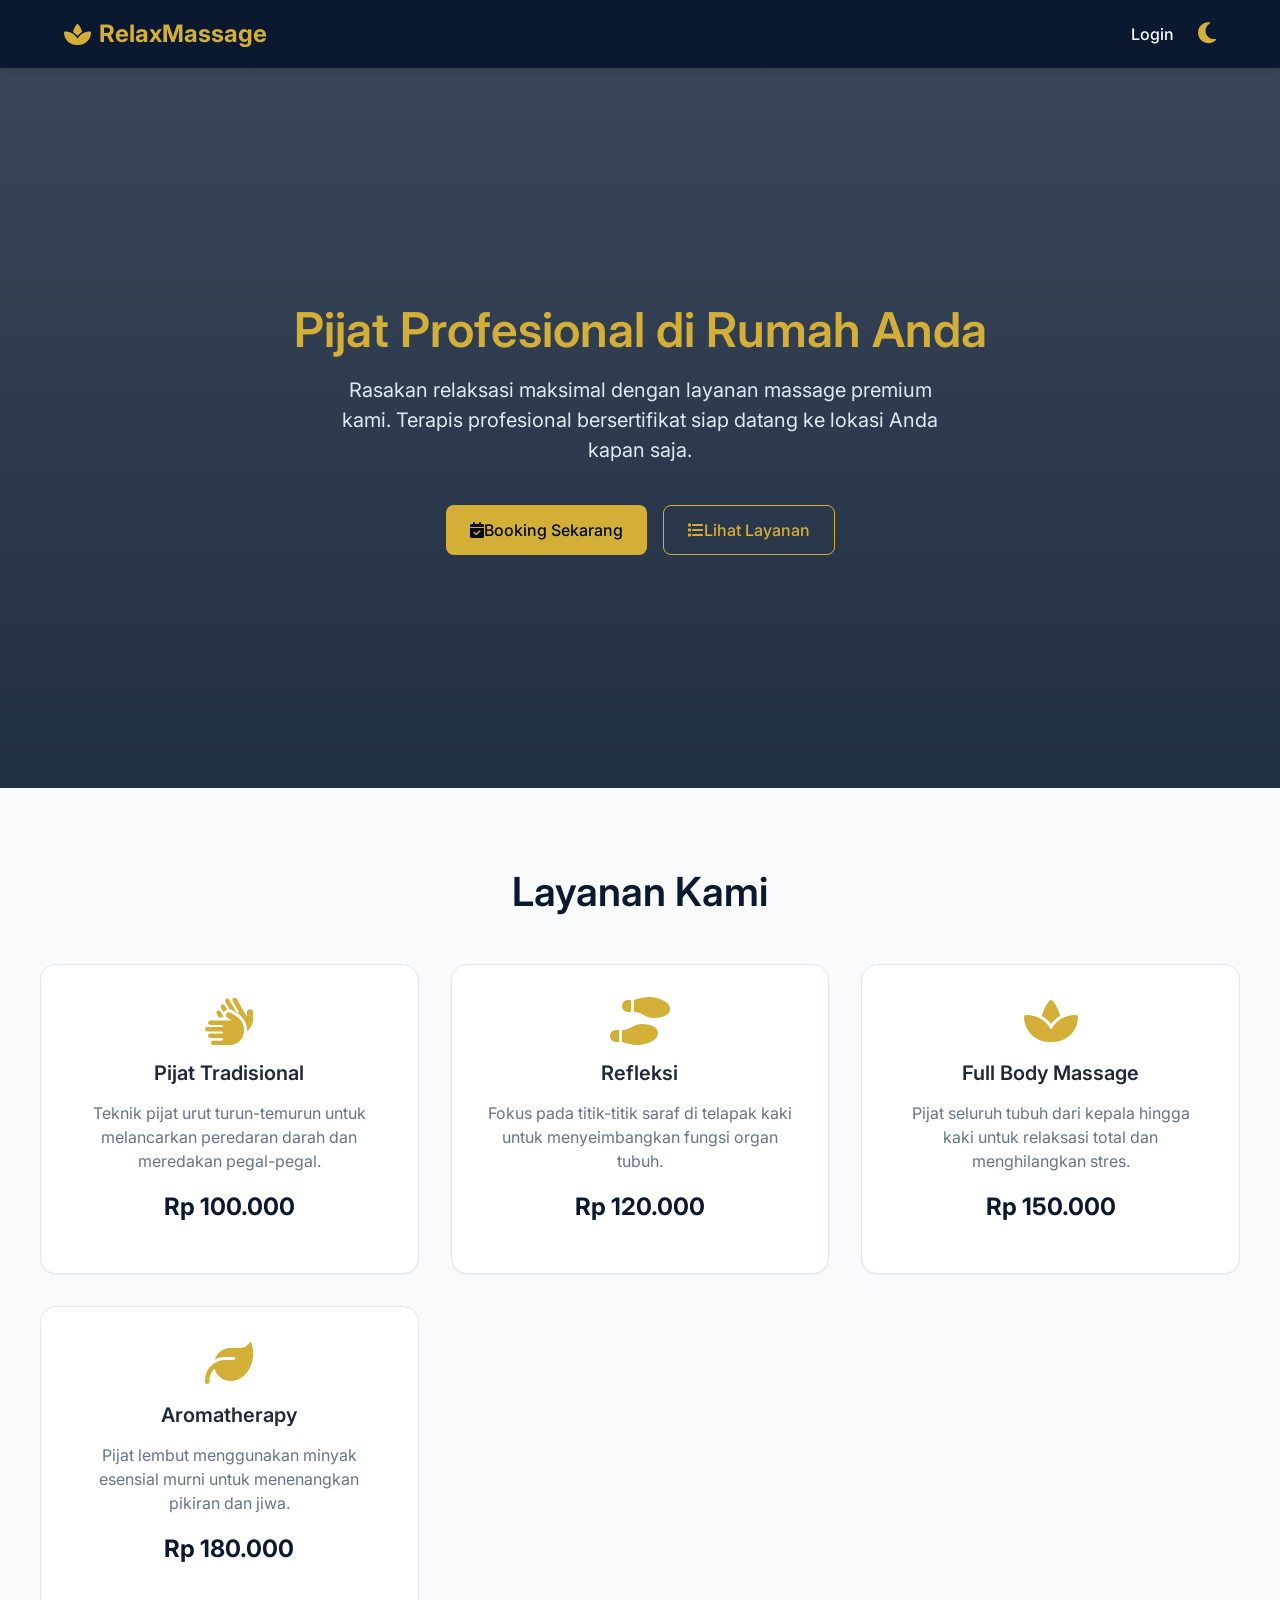
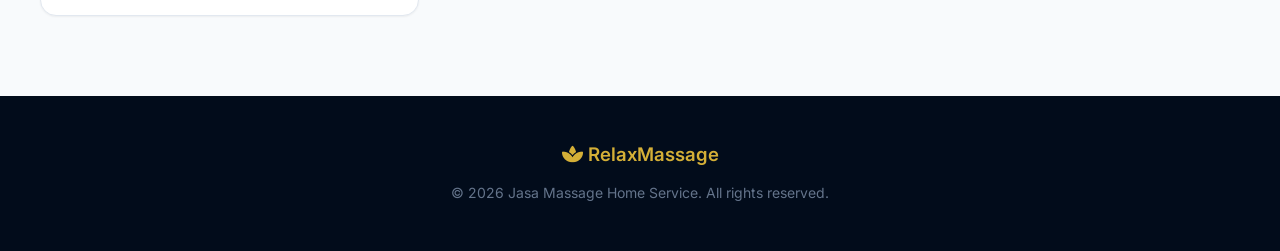
<file: index.html>
<!DOCTYPE html>
<html lang="id">
<head>
    <meta charset="UTF-8">
    <meta name="viewport" content="width=device-width, initial-scale=1.0">
    <title>Jasa Massage - Premium Home Service</title>
    <link rel="manifest" href="./manifest.json">
    <meta name="theme-color" content="#b8860b">
    <link rel="apple-touch-icon" href="https://via.placeholder.com/192/b8860b/ffffff.png?text=M">
    <link rel="stylesheet" href="css/style.css">
    <link rel="stylesheet" href="css/components.css">
    <!-- FontAwesome for icons -->
    <link rel="stylesheet" href="https://cdnjs.cloudflare.com/ajax/libs/font-awesome/6.4.0/css/all.min.css">
    <style>
        .hero {
            background: linear-gradient(rgba(10, 25, 47, 0.8), rgba(10, 25, 47, 0.9)), url('https://images.unsplash.com/photo-1544161515-4ab6ce6db874?ixlib=rb-4.0.3&auto=format&fit=crop&w=1920&q=80') center/cover;
            color: white;
            padding: 6rem 0;
            text-align: center;
            min-height: 80vh;
            display: flex;
            align-items: center;
        }
        .hero-title {
            font-size: 3rem;
            color: var(--color-accent);
            margin-bottom: 1rem;
        }
        .hero-subtitle {
            font-size: 1.25rem;
            margin-bottom: 2.5rem;
            color: #e2e8f0;
            max-width: 600px;
            margin-left: auto;
            margin-right: auto;
        }
        .hero-buttons {
            display: flex;
            gap: 1rem;
            justify-content: center;
            flex-wrap: wrap;
        }
        
        .services-section {
            padding: 5rem 0;
        }
        .section-title {
            text-align: center;
            font-size: 2.5rem;
            margin-bottom: 3rem;
            color: var(--color-primary);
        }
        [data-theme="dark"] .section-title {
            color: var(--color-accent);
        }
        
        .services-grid {
            display: grid;
            grid-template-columns: repeat(auto-fit, minmax(280px, 1fr));
            gap: 2rem;
        }
        .service-card {
            text-align: center;
            padding: 2rem;
        }
        .service-icon {
            font-size: 3rem;
            color: var(--color-accent);
            margin-bottom: 1rem;
        }
        .service-price {
            font-size: 1.5rem;
            font-weight: 700;
            color: var(--color-primary);
            margin: 1rem 0;
        }
        [data-theme="dark"] .service-price {
            color: var(--color-accent);
        }
        
        footer {
            background-color: var(--color-primary-dark);
            color: white;
            padding: 3rem 0;
            text-align: center;
            margin-top: auto;
        }
        
        /* Theme Toggle */
        .theme-toggle {
            background: none;
            border: none;
            color: var(--color-accent);
            font-size: 1.5rem;
            cursor: pointer;
        }
    </style>
</head>
<body>

    <!-- Navbar -->
    <nav class="navbar">
        <div class="container">
            <a href="index.html" class="navbar-brand">
                <i class="fa-solid fa-spa brand-icon"></i> <span class="brand-text">RelaxMassage</span>
            </a>
            <div class="navbar-nav">
                <a href="login.html" class="nav-link">Login</a>
                <button class="theme-toggle" id="themeToggle">
                    <i class="fa-solid fa-moon"></i>
                </button>
            </div>
        </div>
    </nav>

    <!-- Hero Section -->
    <section class="hero fade-in">
        <div class="container">
            <h1 class="hero-title">Pijat Profesional di Rumah Anda</h1>
            <p class="hero-subtitle">Rasakan relaksasi maksimal dengan layanan massage premium kami. Terapis profesional bersertifikat siap datang ke lokasi Anda kapan saja.</p>
            <div class="hero-buttons">
                <a href="register.html" class="btn btn-primary"><i class="fa-solid fa-calendar-check mr-2"></i> Booking Sekarang</a>
                <a href="#services" class="btn btn-outline"><i class="fa-solid fa-list mr-2"></i> Lihat Layanan</a>
            </div>
        </div>
    </section>

    <!-- Services Section -->
    <section id="services" class="services-section container">
        <h2 class="section-title">Layanan Kami</h2>
        <div class="services-grid">
            <!-- Service 1 -->
            <div class="card service-card">
                <i class="fa-solid fa-hands service-icon"></i>
                <h3 class="card-title">Pijat Tradisional</h3>
                <p class="text-muted">Teknik pijat urut turun-temurun untuk melancarkan peredaran darah dan meredakan pegal-pegal.</p>
                <div class="service-price">Rp 100.000</div>
            </div>
            
            <!-- Service 2 -->
            <div class="card service-card">
                <i class="fa-solid fa-shoe-prints service-icon"></i>
                <h3 class="card-title">Refleksi</h3>
                <p class="text-muted">Fokus pada titik-titik saraf di telapak kaki untuk menyeimbangkan fungsi organ tubuh.</p>
                <div class="service-price">Rp 120.000</div>
            </div>

            <!-- Service 3 -->
            <div class="card service-card">
                <i class="fa-solid fa-spa service-icon"></i>
                <h3 class="card-title">Full Body Massage</h3>
                <p class="text-muted">Pijat seluruh tubuh dari kepala hingga kaki untuk relaksasi total dan menghilangkan stres.</p>
                <div class="service-price">Rp 150.000</div>
            </div>

            <!-- Service 4 -->
            <div class="card service-card">
                <i class="fa-solid fa-leaf service-icon"></i>
                <h3 class="card-title">Aromatherapy</h3>
                <p class="text-muted">Pijat lembut menggunakan minyak esensial murni untuk menenangkan pikiran dan jiwa.</p>
                <div class="service-price">Rp 180.000</div>
            </div>
        </div>
    </section>

    <!-- Footer -->
    <footer>
        <div class="container">
            <h3 class="text-accent mb-4"><i class="fa-solid fa-spa brand-icon"></i> <span class="brand-text">RelaxMassage</span></h3>
            <p class="text-sm text-muted">&copy; 2026 <span class="brand-text">Jasa Massage</span> Home Service. All rights reserved.</p>
        </div>
    </footer>

    <script>
        // Dark Mode Toggle
        const themeToggle = document.getElementById('themeToggle');
        const body = document.documentElement;
        
        // Cek local storage
        const savedTheme = localStorage.getItem('theme');
        if (savedTheme) {
            body.setAttribute('data-theme', savedTheme);
            updateIcon(savedTheme);
        }

        themeToggle.addEventListener('click', () => {
            const currentTheme = body.getAttribute('data-theme');
            const newTheme = currentTheme === 'dark' ? 'light' : 'dark';
            body.setAttribute('data-theme', newTheme);
            localStorage.setItem('theme', newTheme);
            updateIcon(newTheme);
        });

        function updateIcon(theme) {
            if (theme === 'dark') {
                themeToggle.innerHTML = '<i class="fa-solid fa-sun"></i>';
            } else {
                themeToggle.innerHTML = '<i class="fa-solid fa-moon"></i>';
            }
        }
    </script>
</body>
</html>
</file>
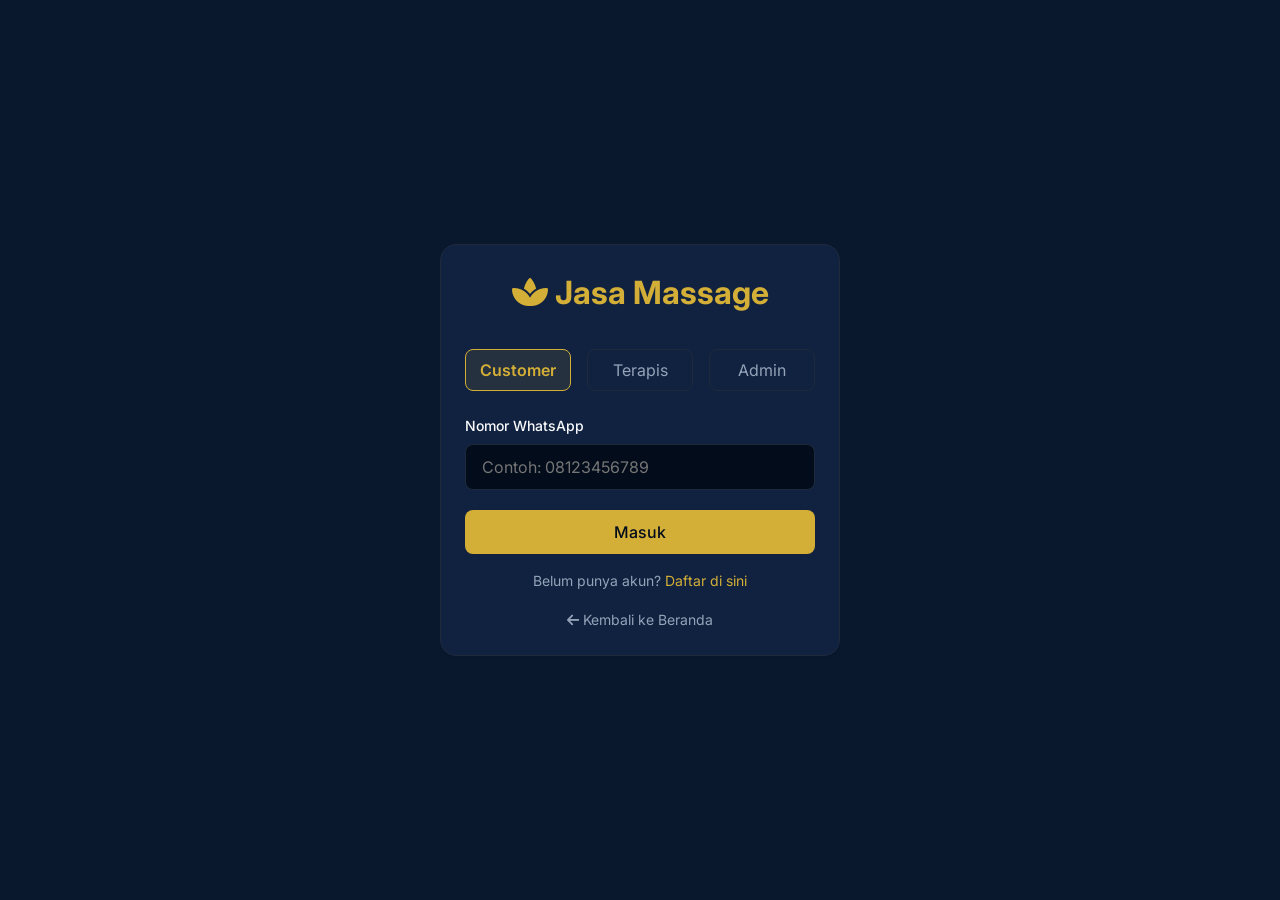
<file: login.html>
<!DOCTYPE html>
<html lang="id">
<head>
    <meta charset="UTF-8">
    <meta name="viewport" content="width=device-width, initial-scale=1.0">
    <title>Login - Jasa Massage</title>
    <link rel="manifest" href="./manifest.json">
    <meta name="theme-color" content="#b8860b">
    <link rel="stylesheet" href="css/style.css">
    <link rel="stylesheet" href="css/components.css">
    <link rel="stylesheet" href="https://cdnjs.cloudflare.com/ajax/libs/font-awesome/6.4.0/css/all.min.css">
    <style>
        .auth-container {
            min-height: 100vh;
            display: flex;
            align-items: center;
            justify-content: center;
            padding: 2rem;
            background: linear-gradient(rgba(10, 25, 47, 0.9), rgba(10, 25, 47, 0.9)), url('https://images.unsplash.com/photo-1544161515-4ab6ce6db874?ixlib=rb-4.0.3&auto=format&fit=crop&w=1920&q=80') center/cover;
        }
        .auth-card {
            width: 100%;
            max-width: 400px;
        }
        .auth-logo {
            text-align: center;
            font-size: 2rem;
            color: var(--color-accent);
            margin-bottom: 2rem;
            font-weight: 700;
        }
        .role-selector {
            display: flex;
            gap: 1rem;
            margin-bottom: 1.5rem;
        }
        .role-btn {
            flex: 1;
            padding: 0.5rem;
            text-align: center;
            border: 1px solid var(--border-color);
            border-radius: var(--border-radius-md);
            cursor: pointer;
            color: var(--text-muted);
            transition: all 0.3s ease;
        }
        .role-btn.active {
            background-color: var(--color-accent-light);
            border-color: var(--color-accent);
            color: var(--color-accent);
            font-weight: 600;
        }
        #errorMsg {
            color: var(--status-danger);
            font-size: 0.875rem;
            margin-top: 1rem;
            text-align: center;
            display: none;
        }
    </style>
</head>
<body data-theme="dark">

    <div class="auth-container fade-in">
        <div class="card auth-card">
            <div class="auth-logo">
                <i class="fa-solid fa-spa brand-icon"></i> <span class="brand-text">Login</span>
            </div>
            
            <div class="role-selector">
                <div class="role-btn active" data-role="customer">Customer</div>
                <div class="role-btn" data-role="therapist">Terapis</div>
                <div class="role-btn" data-role="admin">Admin</div>
            </div>

            <form id="loginForm">
                <div class="form-group">
                    <label class="form-label">Nomor WhatsApp</label>
                    <input type="text" id="no_wa" class="form-control" placeholder="Contoh: 08123456789" required>
                </div>
                
                <button type="submit" class="btn btn-primary btn-block" id="loginBtn">Masuk</button>
                <div id="errorMsg">Nomor WhatsApp tidak terdaftar.</div>
            </form>

            <div class="text-center mt-4">
                <p class="text-sm text-muted">Belum punya akun? <a href="register.html" class="text-accent">Daftar di sini</a></p>
                <div class="mt-4"><a href="index.html" class="text-sm text-muted"><i class="fa-solid fa-arrow-left"></i> Kembali ke Beranda</a></div>
            </div>
        </div>
    </div>

    <script>
        const roleBtns = document.querySelectorAll('.role-btn');
        let currentRole = 'customer';

        roleBtns.forEach(btn => {
            btn.addEventListener('click', () => {
                roleBtns.forEach(b => b.classList.remove('active'));
                btn.classList.add('active');
                currentRole = btn.getAttribute('data-role');
            });
        });

        document.getElementById('loginForm').addEventListener('submit', function(e) {
            e.dispatchEvent(new Event('submitEvent')); // to let external js hook
        });
    </script>
    <script src="js/api.js"></script>
    <script src="js/auth.js"></script>
</body>
</html>
</file>
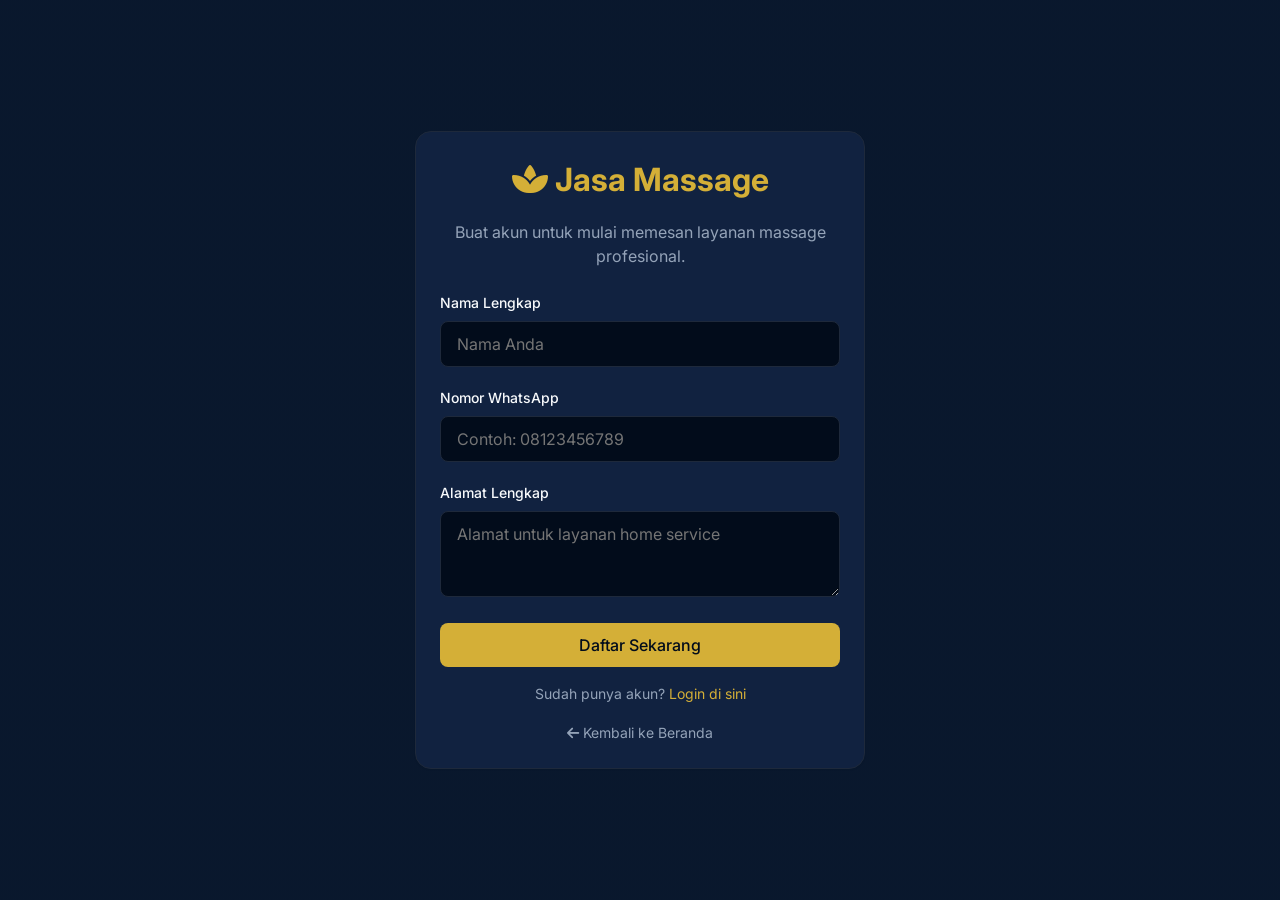
<file: register.html>
<!DOCTYPE html>
<html lang="id">
<head>
    <meta charset="UTF-8">
    <meta name="viewport" content="width=device-width, initial-scale=1.0">
    <title>Registrasi - Jasa Massage</title>
    <link rel="manifest" href="./manifest.json">
    <meta name="theme-color" content="#b8860b">
    <link rel="stylesheet" href="css/style.css">
    <link rel="stylesheet" href="css/components.css">
    <link rel="stylesheet" href="https://cdnjs.cloudflare.com/ajax/libs/font-awesome/6.4.0/css/all.min.css">
    <style>
        .auth-container {
            min-height: 100vh;
            display: flex;
            align-items: center;
            justify-content: center;
            padding: 2rem;
            background: linear-gradient(rgba(10, 25, 47, 0.9), rgba(10, 25, 47, 0.9)), url('https://images.unsplash.com/photo-1544161515-4ab6ce6db874?ixlib=rb-4.0.3&auto=format&fit=crop&w=1920&q=80') center/cover;
        }
        .auth-card {
            width: 100%;
            max-width: 450px;
        }
        .auth-logo {
            text-align: center;
            font-size: 2rem;
            color: var(--color-accent);
            margin-bottom: 1rem;
            font-weight: 700;
        }
        #errorMsg, #successMsg {
            font-size: 0.875rem;
            margin-top: 1rem;
            text-align: center;
            display: none;
            padding: 0.5rem;
            border-radius: var(--border-radius-sm);
        }
        #errorMsg {
            color: var(--status-danger);
            background-color: rgba(239, 68, 68, 0.1);
        }
        #successMsg {
            color: var(--status-success);
            background-color: rgba(16, 185, 129, 0.1);
        }
    </style>
</head>
<body data-theme="dark">

    <div class="auth-container fade-in">
        <div class="card auth-card">
            <div class="auth-logo">
                <i class="fa-solid fa-spa brand-icon"></i> <span class="brand-text">Registrasi</span>
            </div>
            <p class="text-center text-muted mb-6">Buat akun untuk mulai memesan layanan massage profesional.</p>

            <form id="registerForm">
                <div class="form-group">
                    <label class="form-label">Nama Lengkap</label>
                    <input type="text" id="reg_nama" class="form-control" placeholder="Nama Anda" required>
                </div>
                
                <div class="form-group">
                    <label class="form-label">Nomor WhatsApp</label>
                    <input type="text" id="reg_no_wa" class="form-control" placeholder="Contoh: 08123456789" required>
                </div>

                <div class="form-group">
                    <label class="form-label">Alamat Lengkap</label>
                    <textarea id="reg_alamat" class="form-control" rows="3" placeholder="Alamat untuk layanan home service" required></textarea>
                </div>
                
                <button type="submit" class="btn btn-primary btn-block" id="registerBtn">Daftar Sekarang</button>
                <div id="errorMsg">Gagal melakukan registrasi.</div>
                <div id="successMsg">Registrasi berhasil! Mengalihkan ke login...</div>
            </form>

            <div class="text-center mt-4">
                <p class="text-sm text-muted">Sudah punya akun? <a href="login.html" class="text-accent">Login di sini</a></p>
                <div class="mt-4"><a href="index.html" class="text-sm text-muted"><i class="fa-solid fa-arrow-left"></i> Kembali ke Beranda</a></div>
            </div>
        </div>
    </div>

    <script src="js/api.js?v=2"></script>
    <script src="js/auth.js?v=2"></script>
</body>
</html>
</file>
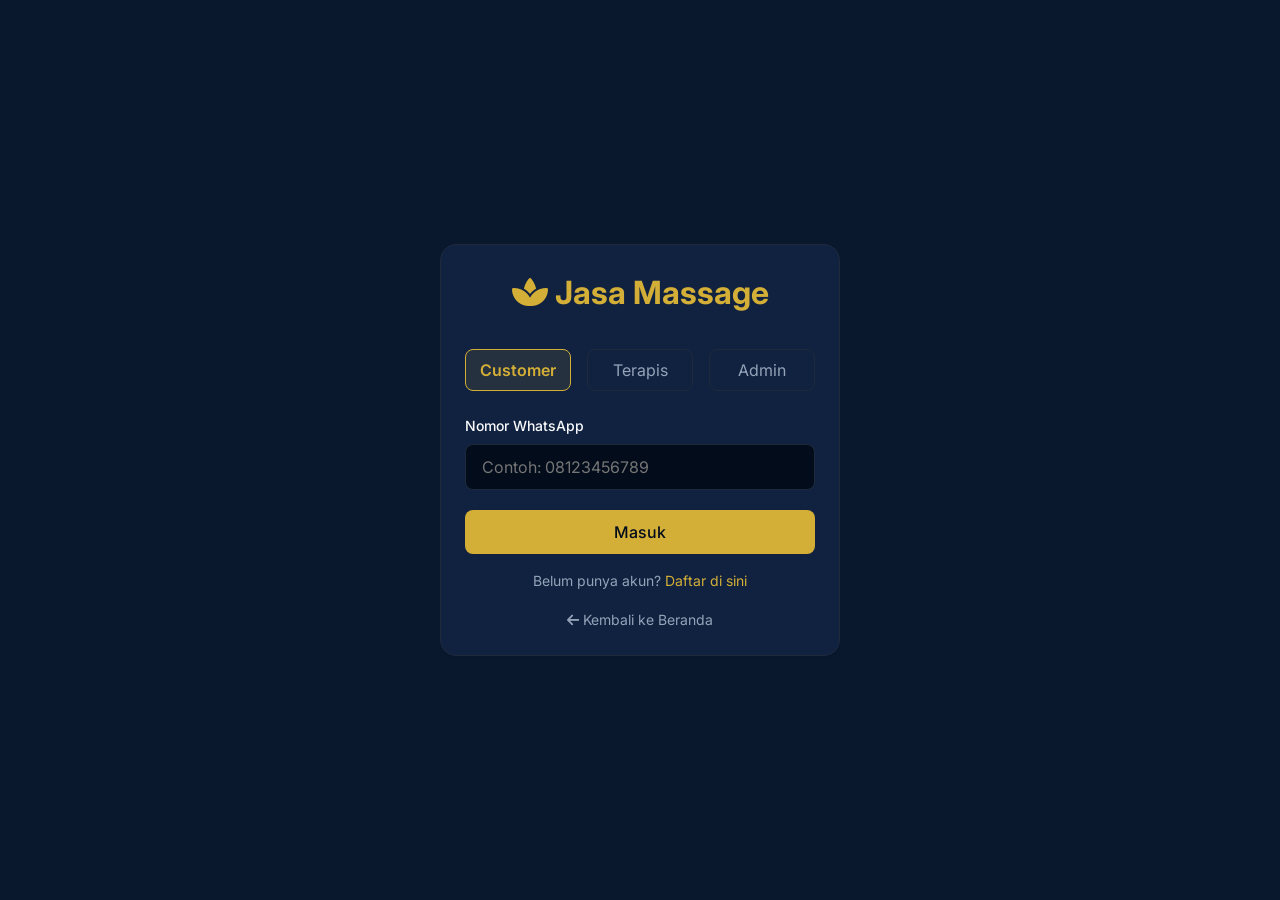
<file: admin/dashboard.html>
<!DOCTYPE html>
<html lang="id">
<head>
    <meta charset="UTF-8">
    <meta name="viewport" content="width=device-width, initial-scale=1.0">
    <title>Admin Dashboard - Jasa Massage</title>
    <link rel="manifest" href="../manifest.json">
    <meta name="theme-color" content="#b8860b">
    <link rel="apple-touch-icon" href="https://via.placeholder.com/192/b8860b/ffffff.png?text=M">
    <link rel="stylesheet" href="../css/style.css">
    <link rel="stylesheet" href="../css/components.css">
    <link rel="stylesheet" href="../css/dashboard.css">
    <link rel="stylesheet" href="https://cdnjs.cloudflare.com/ajax/libs/font-awesome/6.4.0/css/all.min.css">
    <style>
        .view-section { display: none; }
        .view-section.active { display: block; }
    </style>
</head>
<body data-theme="dark">

    <div class="dashboard-layout">
        <aside class="sidebar" id="sidebar">
            <div class="sidebar-header">
                <i class="fa-solid fa-user-shield"></i> Admin Panel
            </div>
            <nav class="sidebar-nav">
                <a href="#" class="sidebar-link active" data-target="view-dashboard"><i class="fa-solid fa-chart-line"></i> Dashboard</a>
                <a href="#" class="sidebar-link" data-target="view-customers"><i class="fa-solid fa-users"></i> Customers</a>
                <a href="#" class="sidebar-link" data-target="view-therapists"><i class="fa-solid fa-user-nurse"></i> Terapis</a>
                <a href="#" class="sidebar-link" data-target="view-bookings"><i class="fa-solid fa-calendar-check"></i> Bookings</a>
                <a href="#" class="sidebar-link" data-target="view-settings"><i class="fa-solid fa-gear"></i> Pengaturan</a>
            </nav>
            <div class="sidebar-footer">
                <button class="btn-logout" onclick="logout()"><i class="fa-solid fa-right-from-bracket"></i> Keluar</button>
            </div>
        </aside>

        <main class="main-content">
            <header class="topbar">
                <button class="mobile-toggle" id="mobileToggle"><i class="fa-solid fa-bars"></i></button>
                <div class="user-profile">
                    <div class="text-right d-none d-md-block">
                        <div class="font-bold text-sm">Administrator</div>
                        <div class="text-xs text-muted">Superadmin</div>
                    </div>
                    <div class="user-avatar">A</div>
                </div>
            </header>

            <div class="dashboard-container fade-in">
                
                <!-- View: Dashboard Stats -->
                <div id="view-dashboard" class="view-section active">
                    <h2 class="mb-6">Statistik Utama</h2>
                    <div class="stat-grid">
                        <div class="stat-card">
                            <div class="stat-icon"><i class="fa-solid fa-users"></i></div>
                            <div class="stat-info">
                                <h4>Total Customer</h4>
                                <div class="stat-value" id="stat-customers">0</div>
                            </div>
                        </div>
                        <div class="stat-card">
                            <div class="stat-icon"><i class="fa-solid fa-user-nurse"></i></div>
                            <div class="stat-info">
                                <h4>Total Terapis</h4>
                                <div class="stat-value" id="stat-therapists">0</div>
                            </div>
                        </div>
                        <div class="stat-card">
                            <div class="stat-icon"><i class="fa-solid fa-calendar-check"></i></div>
                            <div class="stat-info">
                                <h4>Total Booking</h4>
                                <div class="stat-value" id="stat-bookings">0</div>
                            </div>
                        </div>
                        <div class="stat-card">
                            <div class="stat-icon"><i class="fa-solid fa-wallet"></i></div>
                            <div class="stat-info">
                                <h4>Total Omset Keseluruhan</h4>
                                <div class="stat-value text-success" id="stat-revenue">Rp 0</div>
                            </div>
                        </div>
                        <div class="stat-card">
                            <div class="stat-icon" style="background-color: rgba(16, 185, 129, 0.1); color: var(--status-success);"><i class="fa-solid fa-hand-holding-dollar"></i></div>
                            <div class="stat-info">
                                <h4>Pendapatan Komisi (20%)</h4>
                                <div class="stat-value text-accent" id="stat-commission">Rp 0</div>
                            </div>
                        </div>
                    </div>
                </div>

                <!-- View: Customers -->
                <div id="view-customers" class="view-section">
                    <div class="flex justify-between items-center mb-6">
                        <h2 class="mb-0">Kelola Customer</h2>
                        <button class="btn btn-primary btn-sm"><i class="fa-solid fa-plus"></i> Tambah Customer</button>
                    </div>
                    <div class="card table-container">
                        <table class="table" id="table-customers">
                            <thead>
                                <tr>
                                    <th>ID</th>
                                    <th>Nama</th>
                                    <th>No WA</th>
                                    <th>Saldo</th>
                                    <th>Aksi</th>
                                </tr>
                            </thead>
                            <tbody><tr><td colspan="5" class="text-center">Memuat...</td></tr></tbody>
                        </table>
                    </div>
                </div>

                <!-- View: Therapists -->
                <div id="view-therapists" class="view-section">
                    <div class="flex justify-between items-center mb-6">
                        <h2 class="mb-0">Kelola Terapis</h2>
                        <button class="btn btn-primary btn-sm"><i class="fa-solid fa-plus"></i> Tambah Terapis</button>
                    </div>
                    <div class="card table-container">
                        <table class="table" id="table-therapists">
                            <thead>
                                <tr>
                                    <th>ID</th>
                                    <th>Nama</th>
                                    <th>No WA</th>
                                    <th>Status</th>
                                    <th>Rating</th>
                                    <th>Aksi</th>
                                </tr>
                            </thead>
                            <tbody><tr><td colspan="6" class="text-center">Memuat...</td></tr></tbody>
                        </table>
                    </div>
                </div>

                <!-- View: Bookings -->
                <div id="view-bookings" class="view-section">
                    <div class="flex justify-between items-center mb-6">
                        <h2 class="mb-0">Semua Booking</h2>
                        <button class="btn btn-outline btn-sm" onclick="exportBookingsPDF()"><i class="fa-solid fa-file-pdf"></i> Export PDF</button>
                    </div>
                    <div class="card table-container">
                        <table class="table" id="table-bookings">
                            <thead>
                                <tr>
                                    <th>ID</th>
                                    <th>Customer</th>
                                    <th>Terapis</th>
                                    <th>Layanan</th>
                                    <th>Jadwal</th>
                                    <th>Status</th>
                                    <th>Aksi</th>
                                </tr>
                            </thead>
                            <tbody><tr><td colspan="7" class="text-center">Memuat...</td></tr></tbody>
                        </table>
                    </div>
                </div>

                <!-- View: Settings -->
                <div id="view-settings" class="view-section">
                    <h2 class="mb-6">Pengaturan Brand</h2>
                    <div class="card">
                        <form id="settingsForm">
                            <div class="form-group">
                                <label class="form-label">Nama Brand</label>
                                <input type="text" id="setting_brand_name" class="form-control" placeholder="Contoh: Jasa Massage">
                            </div>
                            <div class="form-group">
                                <label class="form-label">URL Gambar Logo (Opsional)</label>
                                <input type="url" id="setting_brand_logo" class="form-control" placeholder="https://example.com/logo.png">
                                <small class="text-muted">Kosongkan jika ingin menggunakan ikon default. Pastikan URL langsung menuju ke file gambar (berakhiran .png / .jpg).</small>
                            </div>
                            <button type="submit" class="btn btn-primary" id="saveSettingsBtn">Simpan Pengaturan</button>
                        </form>
                    </div>
                </div>

            </div>
        </main>
    </div>

    <script src="../js/api.js"></script>
    <script src="../js/auth.js"></script>
    <script src="../js/admin.js"></script>
</body>
</html>
</file>
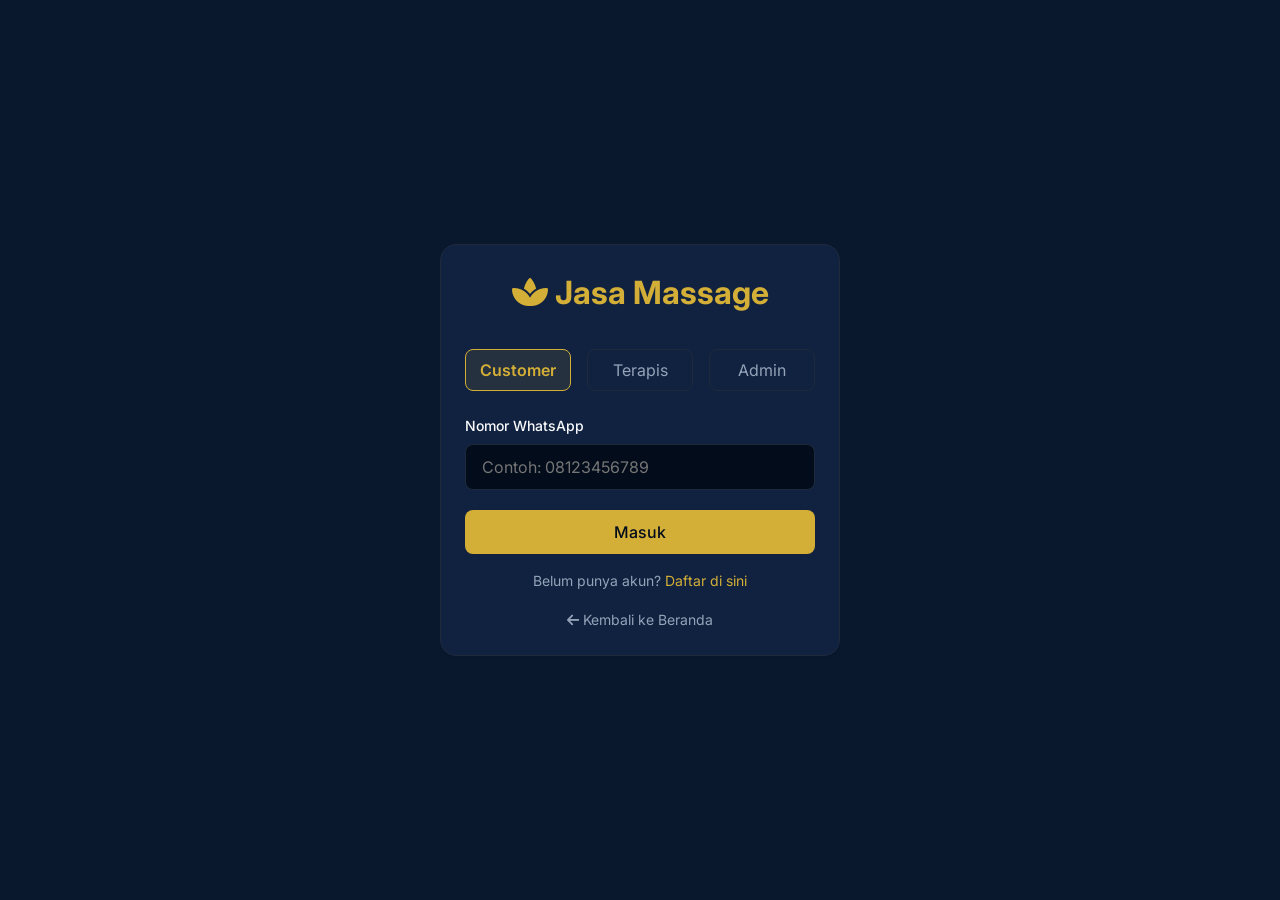
<file: customer/dashboard.html>
<!DOCTYPE html>
<html lang="id">
<head>
    <meta charset="UTF-8">
    <meta name="viewport" content="width=device-width, initial-scale=1.0">
    <title>Customer Dashboard - Jasa Massage</title>
    <link rel="manifest" href="../manifest.json">
    <meta name="theme-color" content="#b8860b">
    <link rel="apple-touch-icon" href="https://via.placeholder.com/192/b8860b/ffffff.png?text=M">
    <link rel="stylesheet" href="../css/style.css">
    <link rel="stylesheet" href="../css/components.css">
    <link rel="stylesheet" href="../css/dashboard.css">
    <link rel="stylesheet" href="https://cdnjs.cloudflare.com/ajax/libs/font-awesome/6.4.0/css/all.min.css">
</head>
<body data-theme="dark">

    <div class="dashboard-layout">
        <!-- Sidebar -->
        <aside class="sidebar" id="sidebar">
            <div class="sidebar-header">
                <i class="fa-solid fa-spa brand-icon"></i> <span class="brand-text">RelaxMassage</span>
            </div>
            <nav class="sidebar-nav">
                <a href="dashboard.html" class="sidebar-link active"><i class="fa-solid fa-house"></i> Dashboard</a>
                <a href="booking.html" class="sidebar-link"><i class="fa-solid fa-calendar-plus"></i> Booking Baru</a>
            </nav>
            <div class="sidebar-footer">
                <button class="btn-logout" onclick="logout()"><i class="fa-solid fa-right-from-bracket"></i> Keluar</button>
            </div>
        </aside>

        <!-- Main Content -->
        <main class="main-content">
            <!-- Topbar -->
            <header class="topbar">
                <button class="mobile-toggle" id="mobileToggle"><i class="fa-solid fa-bars"></i></button>
                <div class="user-profile">
                    <div class="text-right d-none d-md-block">
                        <div class="font-bold text-sm" id="userName">Loading...</div>
                        <div class="text-xs text-muted">Customer</div>
                    </div>
                    <div class="user-avatar" id="userInitial">C</div>
                </div>
            </header>

            <!-- Dashboard Content -->
            <div class="dashboard-container fade-in">
                <h2 class="mb-6">Dashboard Customer</h2>
                
                <!-- Stats -->
                <div class="stat-grid">
                    <div class="stat-card">
                        <div class="stat-icon"><i class="fa-solid fa-wallet"></i></div>
                        <div class="stat-info">
                            <h4>Saldo Anda</h4>
                            <div class="stat-value" id="userSaldo">Rp 0</div>
                        </div>
                    </div>
                    <div class="stat-card">
                        <div class="stat-icon"><i class="fa-solid fa-clock-rotate-left"></i></div>
                        <div class="stat-info">
                            <h4>Total Order</h4>
                            <div class="stat-value" id="totalOrder">0</div>
                        </div>
                    </div>
                </div>

                <!-- History -->
                <div class="card mt-6">
                    <div class="flex justify-between items-center mb-4">
                        <h3 class="card-title mb-0">Riwayat Booking Terbaru</h3>
                        <a href="booking.html" class="btn btn-primary btn-sm"><i class="fa-solid fa-plus"></i> Booking Baru</a>
                    </div>
                    
                    <div class="table-container">
                        <table class="table" id="historyTable">
                            <thead>
                                <tr>
                                    <th>ID Order</th>
                                    <th>Layanan</th>
                                    <th>Jadwal</th>
                                    <th>Terapis</th>
                                    <th>Harga</th>
                                    <th>Status</th>
                                </tr>
                            </thead>
                            <tbody>
                                <tr>
                                    <td colspan="6" class="text-center">Memuat data...</td>
                                </tr>
                            </tbody>
                        </table>
                    </div>
                </div>

            </div>
        </main>
    </div>

    <script src="../js/api.js"></script>
    <script src="../js/auth.js"></script>
    <script src="../js/customer.js"></script>
</body>
</html>
</file>
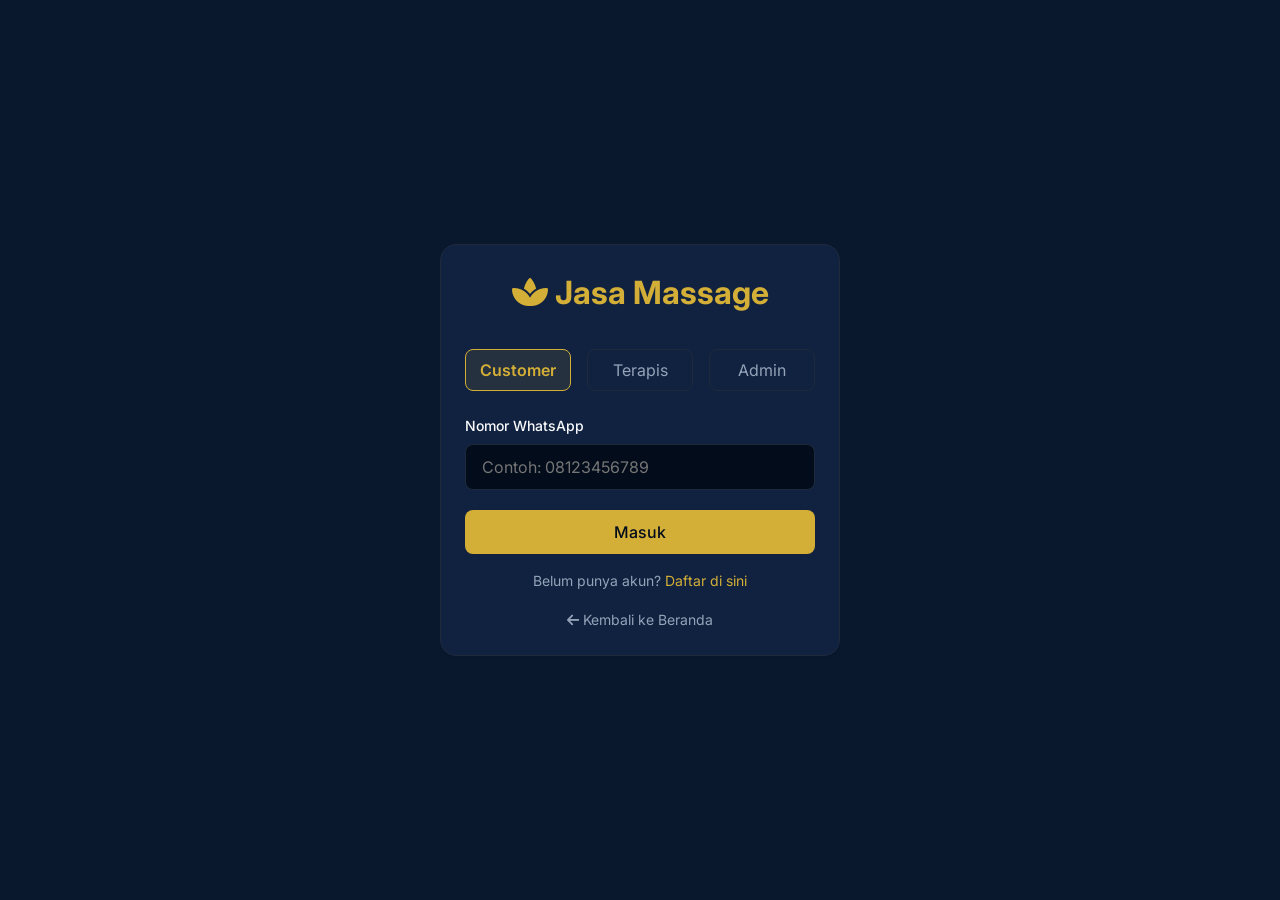
<file: therapist/dashboard.html>
<!DOCTYPE html>
<html lang="id">
<head>
    <meta charset="UTF-8">
    <meta name="viewport" content="width=device-width, initial-scale=1.0">
    <title>Therapist Dashboard - Jasa Massage</title>
    <link rel="manifest" href="../manifest.json">
    <meta name="theme-color" content="#b8860b">
    <link rel="apple-touch-icon" href="https://via.placeholder.com/192/b8860b/ffffff.png?text=M">
    <link rel="stylesheet" href="../css/style.css">
    <link rel="stylesheet" href="../css/components.css">
    <link rel="stylesheet" href="../css/dashboard.css">
    <link rel="stylesheet" href="https://cdnjs.cloudflare.com/ajax/libs/font-awesome/6.4.0/css/all.min.css">
    <style>
        .status-toggle {
            display: flex;
            align-items: center;
            gap: 1rem;
            background-color: var(--bg-body);
            padding: 1rem 1.5rem;
            border-radius: var(--border-radius-lg);
            border: 1px solid var(--border-color);
            margin-bottom: 2rem;
        }
        .switch {
            position: relative;
            display: inline-block;
            width: 50px;
            height: 28px;
        }
        .switch input {
            opacity: 0;
            width: 0;
            height: 0;
        }
        .slider {
            position: absolute;
            cursor: pointer;
            top: 0;
            left: 0;
            right: 0;
            bottom: 0;
            background-color: var(--text-muted);
            transition: .4s;
            border-radius: 34px;
        }
        .slider:before {
            position: absolute;
            content: "";
            height: 20px;
            width: 20px;
            left: 4px;
            bottom: 4px;
            background-color: white;
            transition: .4s;
            border-radius: 50%;
        }
        input:checked + .slider {
            background-color: var(--status-success);
        }
        input:checked + .slider:before {
            transform: translateX(22px);
        }
        .order-card {
            border: 1px solid var(--border-color);
            border-left: 4px solid var(--status-info);
            padding: 1.5rem;
            border-radius: var(--border-radius-md);
            margin-bottom: 1rem;
            background-color: var(--bg-card);
        }
    </style>
</head>
<body data-theme="dark">

    <div class="dashboard-layout">
        <aside class="sidebar" id="sidebar">
            <div class="sidebar-header">
                <i class="fa-solid fa-spa brand-icon"></i> <span class="brand-text">RelaxMassage</span>
            </div>
            <nav class="sidebar-nav">
                <a href="dashboard.html" class="sidebar-link active"><i class="fa-solid fa-briefcase-medical"></i> Order Masuk</a>
            </nav>
            <div class="sidebar-footer">
                <button class="btn-logout" onclick="logout()"><i class="fa-solid fa-right-from-bracket"></i> Keluar</button>
            </div>
        </aside>

        <main class="main-content">
            <header class="topbar">
                <button class="mobile-toggle" id="mobileToggle"><i class="fa-solid fa-bars"></i></button>
                <div class="user-profile">
                    <div class="text-right d-none d-md-block">
                        <div class="font-bold text-sm" id="userName">Loading...</div>
                        <div class="text-xs text-muted">Terapis <i class="fa-solid fa-star text-accent"></i> <span id="userRating">0.0</span></div>
                    </div>
                    <div class="user-avatar" id="userInitial">T</div>
                </div>
            </header>

            <div class="dashboard-container fade-in">
                
                <div class="status-toggle">
                    <div>
                        <h3 class="mb-1">Status Ketersediaan</h3>
                        <p class="text-sm text-muted">Aktifkan untuk menerima pesanan baru</p>
                    </div>
                    <div class="ml-auto flex items-center gap-2">
                        <span id="statusLabel" class="font-bold text-muted">Offline</span>
                        <label class="switch">
                            <input type="checkbox" id="statusSwitch">
                            <span class="slider"></span>
                        </label>
                    </div>
                </div>

                <div class="stat-grid">
                    <div class="stat-card">
                        <div class="stat-icon"><i class="fa-solid fa-clipboard-check"></i></div>
                        <div class="stat-info">
                            <h4>Total Order Selesai</h4>
                            <div class="stat-value" id="totalOrder">0</div>
                        </div>
                    </div>
                    <div class="stat-card">
                        <div class="stat-icon" style="background-color: rgba(16, 185, 129, 0.1); color: var(--status-success);"><i class="fa-solid fa-wallet"></i></div>
                        <div class="stat-info">
                            <h4>Saldo Pendapatan</h4>
                            <div class="stat-value text-success" id="userSaldo">Rp 0</div>
                        </div>
                    </div>
                </div>

                <div class="card mt-6">
                    <h3 class="card-title mb-4">Daftar Order Anda</h3>
                    <div id="orderList">
                        <div class="text-center text-muted p-4">Memuat data...</div>
                    </div>
                </div>

            </div>
        </main>
    </div>

    <script src="../js/api.js"></script>
    <script src="../js/auth.js"></script>
    <script src="../js/therapist.js"></script>
</body>
</html>
</file>
<file: css/style.css>
/* css/style.css */
@import url('https://fonts.googleapis.com/css2?family=Inter:wght@300;400;500;600;700&display=swap');

:root {
  /* Color Palette - Premium Navy Blue and Gold */
  --color-primary: #0a192f;
  --color-primary-light: #112240;
  --color-primary-dark: #020c1b;
  
  --color-accent: #d4af37;
  --color-accent-hover: #b5952f;
  --color-accent-light: rgba(212, 175, 55, 0.1);
  
  /* Backgrounds */
  --bg-body: #f8fafc;
  --bg-card: #ffffff;
  
  /* Text */
  --text-main: #1e293b;
  --text-muted: #64748b;
  --text-light: #f8fafc;
  
  /* Borders & Shadows */
  --border-color: #e2e8f0;
  --shadow-sm: 0 1px 2px 0 rgba(0, 0, 0, 0.05);
  --shadow-md: 0 4px 6px -1px rgba(0, 0, 0, 0.1), 0 2px 4px -1px rgba(0, 0, 0, 0.06);
  --shadow-lg: 0 10px 15px -3px rgba(0, 0, 0, 0.1), 0 4px 6px -2px rgba(0, 0, 0, 0.05);
  
  /* Status Colors */
  --status-success: #10b981;
  --status-warning: #f59e0b;
  --status-danger: #ef4444;
  --status-info: #3b82f6;

  --border-radius-sm: 0.375rem;
  --border-radius-md: 0.5rem;
  --border-radius-lg: 1rem;
}

/* Dark Mode Variables */
[data-theme="dark"] {
  --bg-body: #020c1b;
  --bg-card: #112240;
  --text-main: #f8fafc;
  --text-muted: #94a3b8;
  --border-color: #1e293b;
}

* {
  margin: 0;
  padding: 0;
  box-sizing: border-box;
}

body {
  font-family: 'Inter', sans-serif;
  background-color: var(--bg-body);
  color: var(--text-main);
  line-height: 1.5;
  transition: background-color 0.3s ease, color 0.3s ease;
  min-height: 100vh;
  display: flex;
  flex-direction: column;
}

a {
  color: var(--color-accent);
  text-decoration: none;
  transition: color 0.3s ease;
}

a:hover {
  color: var(--color-accent-hover);
}

h1, h2, h3, h4, h5, h6 {
  color: var(--text-main);
  font-weight: 600;
  line-height: 1.2;
}

.container {
  width: 100%;
  max-width: 1200px;
  margin: 0 auto;
  padding: 0 1.5rem;
}

.text-center { text-align: center; }
.mt-1 { margin-top: 0.25rem; }
.mt-2 { margin-top: 0.5rem; }
.mt-4 { margin-top: 1rem; }
.mt-6 { margin-top: 1.5rem; }
.mt-8 { margin-top: 2rem; }
.mb-1 { margin-bottom: 0.25rem; }
.mb-2 { margin-bottom: 0.5rem; }
.mb-4 { margin-bottom: 1rem; }
.mb-6 { margin-bottom: 1.5rem; }
.mb-8 { margin-bottom: 2rem; }

/* Utilities */
.flex { display: flex; }
.flex-col { flex-direction: column; }
.items-center { align-items: center; }
.justify-center { justify-content: center; }
.justify-between { justify-content: space-between; }
.gap-2 { gap: 0.5rem; }
.gap-4 { gap: 1rem; }
.w-full { width: 100%; }
.text-sm { font-size: 0.875rem; }
.text-lg { font-size: 1.125rem; }
.text-xl { font-size: 1.25rem; }
.text-2xl { font-size: 1.5rem; }
.font-bold { font-weight: 700; }
.text-primary { color: var(--color-primary); }
.text-accent { color: var(--color-accent); }
.text-muted { color: var(--text-muted); }

/* Animation */
.fade-in {
  animation: fadeIn 0.5s ease-in-out;
}

@keyframes fadeIn {
  from { opacity: 0; transform: translateY(10px); }
  to { opacity: 1; transform: translateY(0); }
}
</file>
<file: css/components.css>
/* css/components.css */

/* Buttons */
.btn {
  display: inline-flex;
  align-items: center;
  justify-content: center;
  padding: 0.75rem 1.5rem;
  font-size: 1rem;
  font-weight: 500;
  border-radius: var(--border-radius-md);
  border: none;
  cursor: pointer;
  transition: all 0.3s ease;
  font-family: inherit;
}

.btn-primary {
  background-color: var(--color-accent);
  color: var(--color-primary-dark);
}

.btn-primary:hover {
  background-color: var(--color-accent-hover);
  transform: translateY(-2px);
  box-shadow: var(--shadow-md);
}

.btn-secondary {
  background-color: var(--color-primary-light);
  color: var(--text-light);
}

.btn-secondary:hover {
  background-color: var(--color-primary);
  transform: translateY(-2px);
  box-shadow: var(--shadow-md);
}

.btn-outline {
  background-color: transparent;
  border: 1px solid var(--color-accent);
  color: var(--color-accent);
}

.btn-outline:hover {
  background-color: var(--color-accent-light);
}

.btn-block {
  width: 100%;
}

/* Forms */
.form-group {
  margin-bottom: 1.25rem;
}

.form-label {
  display: block;
  margin-bottom: 0.5rem;
  font-weight: 500;
  color: var(--text-main);
  font-size: 0.875rem;
}

.form-control {
  width: 100%;
  padding: 0.75rem 1rem;
  font-size: 1rem;
  font-family: inherit;
  color: var(--text-main);
  background-color: var(--bg-body);
  border: 1px solid var(--border-color);
  border-radius: var(--border-radius-md);
  transition: border-color 0.3s ease, box-shadow 0.3s ease;
}

.form-control:focus {
  outline: none;
  border-color: var(--color-accent);
  box-shadow: 0 0 0 3px var(--color-accent-light);
}

/* Cards */
.card {
  background-color: var(--bg-card);
  border-radius: var(--border-radius-lg);
  padding: 1.5rem;
  box-shadow: var(--shadow-sm);
  border: 1px solid var(--border-color);
  transition: transform 0.3s ease, box-shadow 0.3s ease;
}

.card:hover {
  box-shadow: var(--shadow-md);
}

.card-title {
  font-size: 1.25rem;
  font-weight: 600;
  margin-bottom: 1rem;
}

/* Navbar */
.navbar {
  background-color: var(--color-primary);
  padding: 1rem 0;
  position: sticky;
  top: 0;
  z-index: 50;
  box-shadow: var(--shadow-md);
}

.navbar .container {
  display: flex;
  justify-content: space-between;
  align-items: center;
}

.navbar-brand {
  color: var(--color-accent);
  font-size: 1.5rem;
  font-weight: 700;
  text-decoration: none;
  display: flex;
  align-items: center;
  gap: 0.5rem;
}

.navbar-nav {
  display: flex;
  gap: 1.5rem;
  align-items: center;
}

.nav-link {
  color: var(--text-light);
  font-weight: 500;
  text-decoration: none;
  transition: color 0.3s ease;
}

.nav-link:hover {
  color: var(--color-accent);
}

/* Status Badges */
.badge {
  padding: 0.25rem 0.75rem;
  border-radius: 9999px;
  font-size: 0.75rem;
  font-weight: 600;
  text-transform: uppercase;
}

.badge-success { background-color: rgba(16, 185, 129, 0.1); color: var(--status-success); border: 1px solid var(--status-success); }
.badge-warning { background-color: rgba(245, 158, 11, 0.1); color: var(--status-warning); border: 1px solid var(--status-warning); }
.badge-danger { background-color: rgba(239, 68, 68, 0.1); color: var(--status-danger); border: 1px solid var(--status-danger); }
.badge-info { background-color: rgba(59, 130, 246, 0.1); color: var(--status-info); border: 1px solid var(--status-info); }

/* Tables */
.table-container {
  overflow-x: auto;
  border-radius: var(--border-radius-md);
  border: 1px solid var(--border-color);
}

.table {
  width: 100%;
  border-collapse: collapse;
  text-align: left;
}

.table th, .table td {
  padding: 1rem;
  border-bottom: 1px solid var(--border-color);
}

.table th {
  background-color: var(--bg-body);
  font-weight: 600;
  color: var(--text-muted);
  text-transform: uppercase;
  font-size: 0.75rem;
}

.table tr:last-child td {
  border-bottom: none;
}

.table tbody tr:hover {
  background-color: rgba(0,0,0,0.02);
}

[data-theme="dark"] .table tbody tr:hover {
  background-color: rgba(255,255,255,0.02);
}
</file>
<file: css/dashboard.css>
/* css/dashboard.css */

.dashboard-layout {
    display: flex;
    min-height: 100vh;
}

/* Sidebar */
.sidebar {
    width: 260px;
    background-color: var(--color-primary-dark);
    color: white;
    display: flex;
    flex-direction: column;
    position: fixed;
    height: 100vh;
    z-index: 100;
    transition: transform 0.3s ease;
}

.sidebar-header {
    padding: 1.5rem;
    font-size: 1.5rem;
    font-weight: 700;
    color: var(--color-accent);
    display: flex;
    align-items: center;
    gap: 0.5rem;
    border-bottom: 1px solid rgba(255,255,255,0.1);
}

.sidebar-nav {
    flex: 1;
    padding: 1.5rem 0;
    display: flex;
    flex-direction: column;
    gap: 0.5rem;
}

.sidebar-link {
    display: flex;
    align-items: center;
    gap: 1rem;
    padding: 0.75rem 1.5rem;
    color: rgba(255,255,255,0.7);
    text-decoration: none;
    transition: all 0.3s ease;
}

.sidebar-link:hover, .sidebar-link.active {
    background-color: rgba(212, 175, 55, 0.1);
    color: var(--color-accent);
    border-right: 3px solid var(--color-accent);
}

.sidebar-footer {
    padding: 1.5rem;
    border-top: 1px solid rgba(255,255,255,0.1);
}

.btn-logout {
    width: 100%;
    background: transparent;
    color: var(--status-danger);
    border: 1px solid var(--status-danger);
    padding: 0.5rem;
    border-radius: var(--border-radius-md);
    cursor: pointer;
    transition: all 0.3s ease;
    display: flex;
    align-items: center;
    justify-content: center;
    gap: 0.5rem;
}

.btn-logout:hover {
    background-color: rgba(239, 68, 68, 0.1);
}

/* Main Content */
.main-content {
    flex: 1;
    margin-left: 260px;
    display: flex;
    flex-direction: column;
    min-height: 100vh;
}

.topbar {
    background-color: var(--bg-card);
    padding: 1rem 2rem;
    display: flex;
    justify-content: space-between;
    align-items: center;
    box-shadow: var(--shadow-sm);
    position: sticky;
    top: 0;
    z-index: 50;
    border-bottom: 1px solid var(--border-color);
}

.user-profile {
    display: flex;
    align-items: center;
    gap: 1rem;
}

.user-avatar {
    width: 40px;
    height: 40px;
    border-radius: 50%;
    background-color: var(--color-accent);
    color: var(--color-primary-dark);
    display: flex;
    align-items: center;
    justify-content: center;
    font-weight: bold;
    font-size: 1.25rem;
}

.dashboard-container {
    padding: 2rem;
    flex: 1;
}

.stat-grid {
    display: grid;
    grid-template-columns: repeat(auto-fit, minmax(240px, 1fr));
    gap: 1.5rem;
    margin-bottom: 2rem;
}

.stat-card {
    background-color: var(--bg-card);
    padding: 1.5rem;
    border-radius: var(--border-radius-lg);
    box-shadow: var(--shadow-sm);
    border: 1px solid var(--border-color);
    display: flex;
    align-items: center;
    gap: 1.5rem;
}

.stat-icon {
    width: 60px;
    height: 60px;
    border-radius: var(--border-radius-md);
    background-color: var(--color-accent-light);
    color: var(--color-accent);
    display: flex;
    align-items: center;
    justify-content: center;
    font-size: 1.75rem;
}

.stat-info h4 {
    color: var(--text-muted);
    font-size: 0.875rem;
    font-weight: 500;
    margin-bottom: 0.25rem;
}

.stat-info .stat-value {
    color: var(--text-main);
    font-size: 1.5rem;
    font-weight: 700;
}

/* Mobile Toggle */
.mobile-toggle {
    display: none;
    background: none;
    border: none;
    font-size: 1.5rem;
    color: var(--text-main);
    cursor: pointer;
}

@media (max-width: 768px) {
    .sidebar {
        transform: translateX(-100%);
    }
    .sidebar.show {
        transform: translateX(0);
    }
    .main-content {
        margin-left: 0;
    }
    .mobile-toggle {
        display: block;
    }
}
</file>
